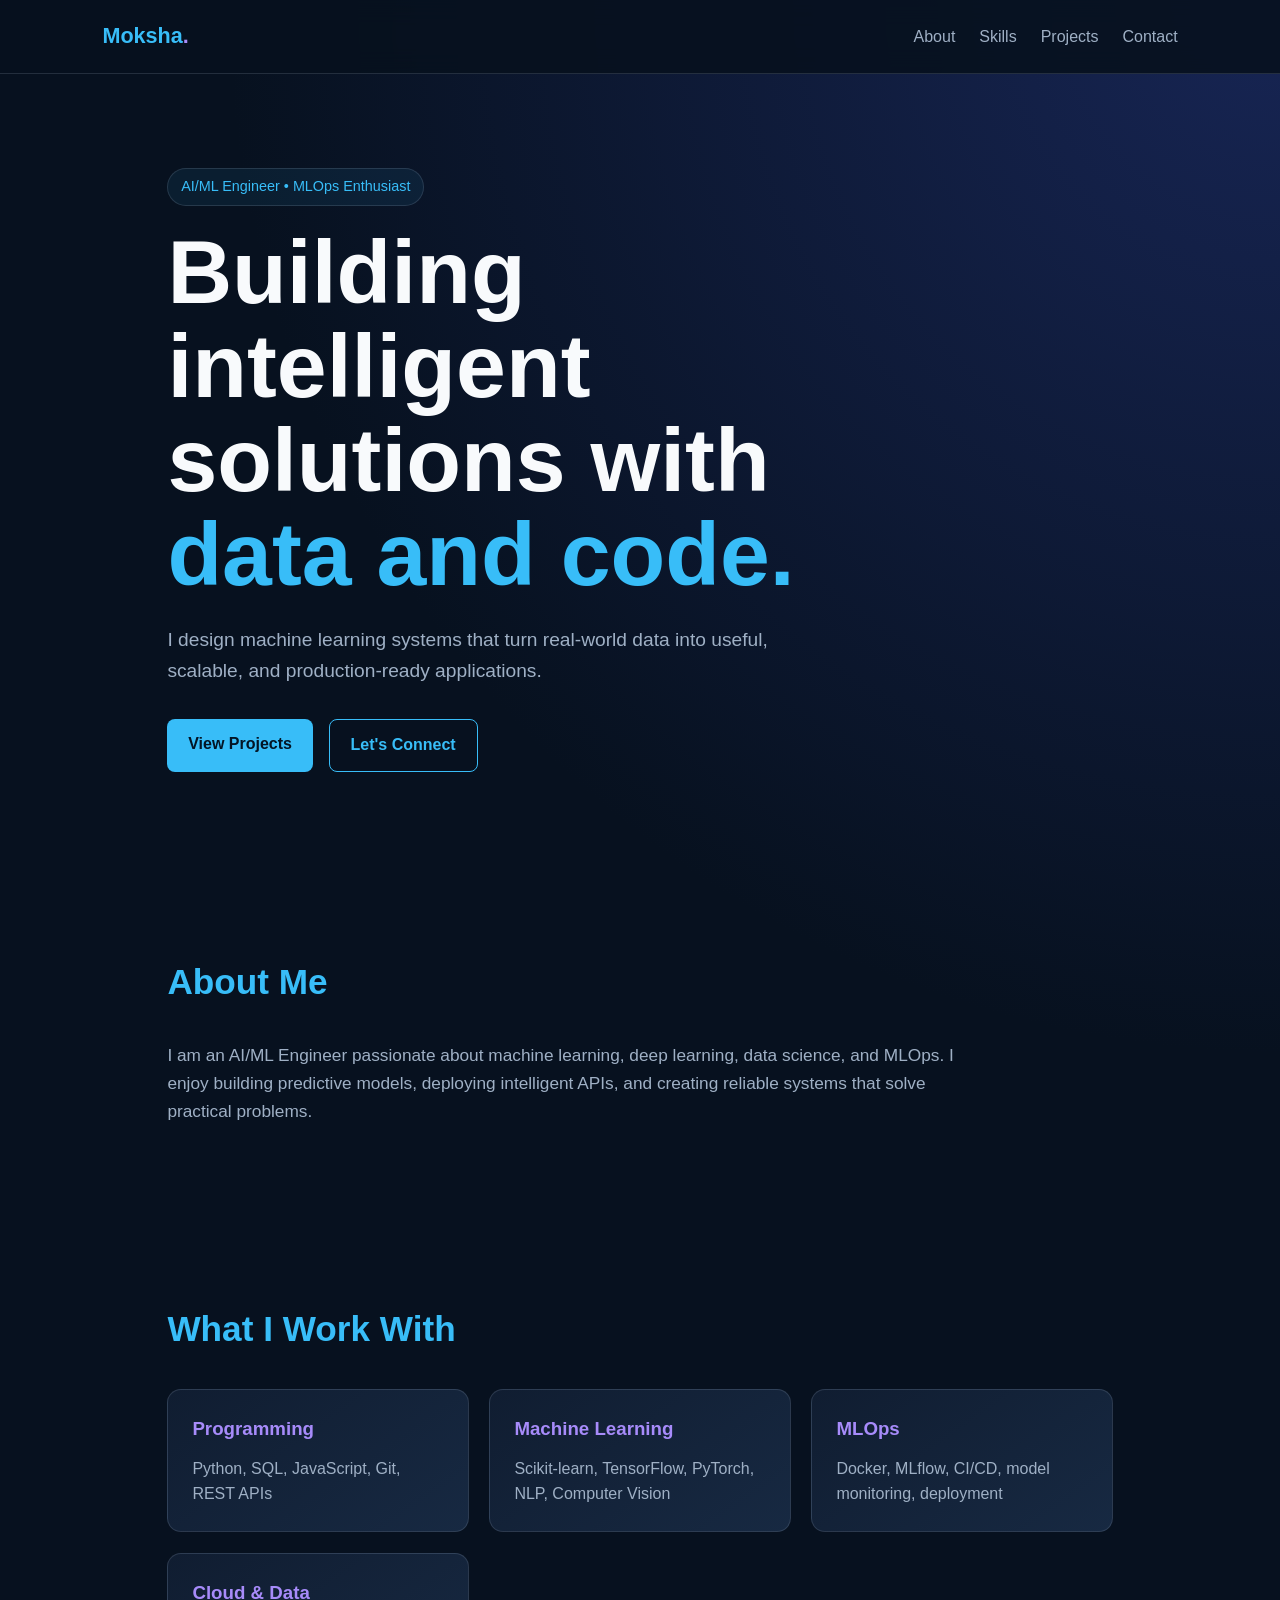
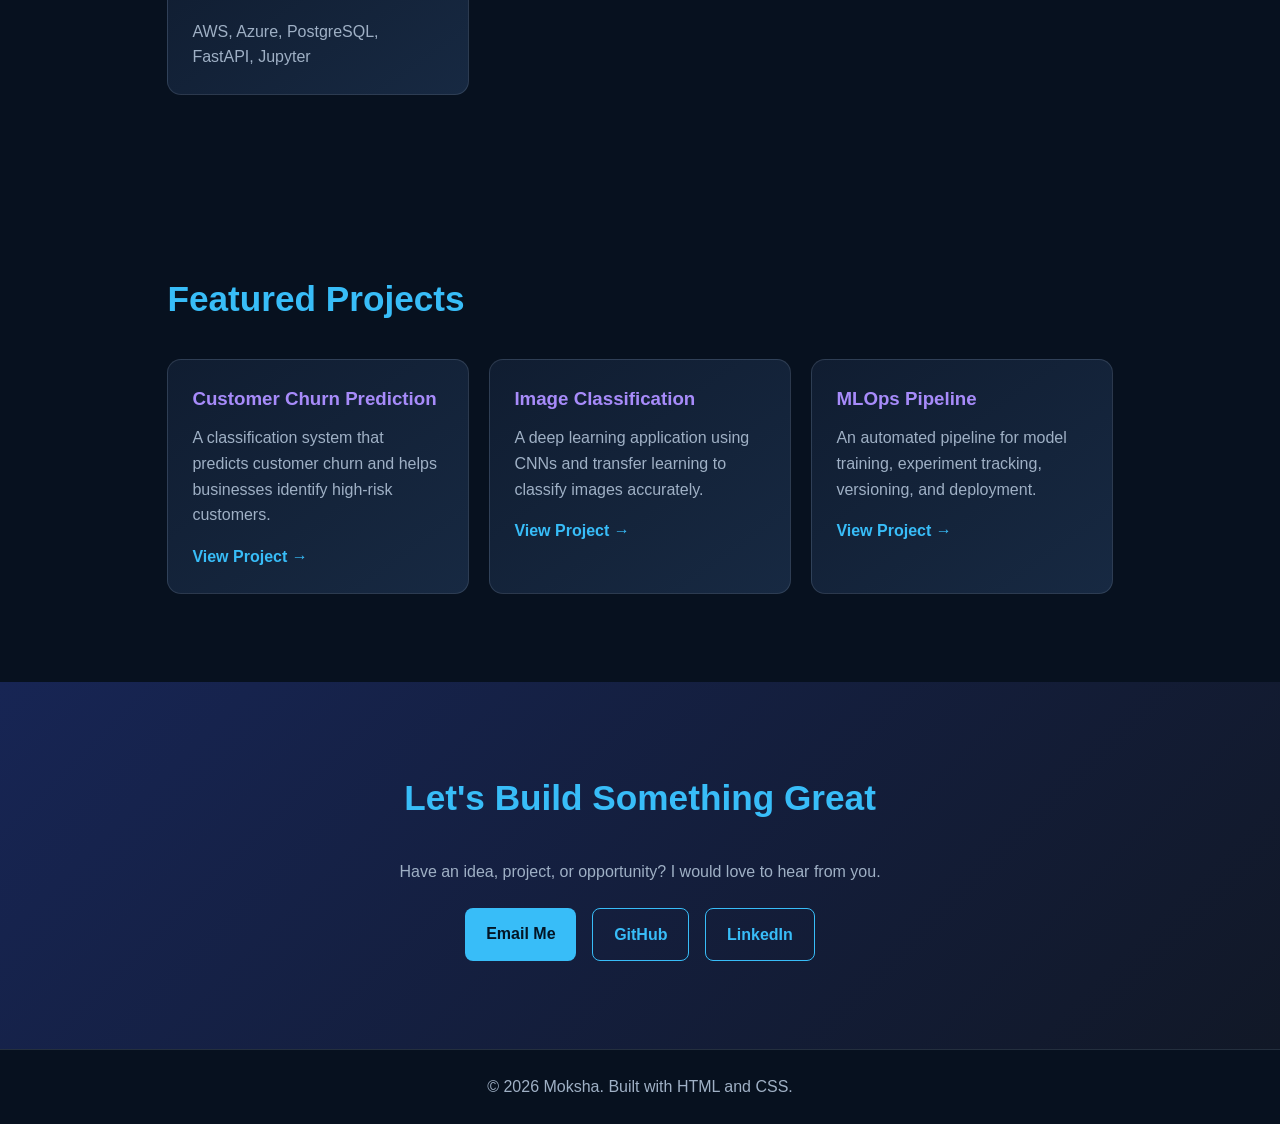
<file: index.html>
<!DOCTYPE html>
<html lang="en">
<head>
    <meta charset="UTF-8">
    <meta name="viewport" content="width=device-width, initial-scale=1.0">
    <meta name="description" content="Portfolio of an AI/ML Engineer">
    <title>Tarun | AI/ML Engineer</title>

    <style>
        :root {
            --bg: #07111f;
            --surface: #101d31;
            --surface-light: #172942;
            --primary: #38bdf8;
            --secondary: #a78bfa;
            --text: #f8fafc;
            --muted: #9fb0c5;
            --border: rgba(148, 163, 184, 0.2);
        }

        * {
            margin: 0;
            padding: 0;
            box-sizing: border-box;
            scroll-behavior: smooth;
        }

        body {
            font-family: Inter, Arial, sans-serif;
            color: var(--text);
            background:
                radial-gradient(circle at top right, #172554 0, transparent 35%),
                var(--bg);
            line-height: 1.6;
        }

        nav {
            position: sticky;
            top: 0;
            z-index: 10;
            display: flex;
            justify-content: space-between;
            align-items: center;
            padding: 1.2rem 8%;
            background: rgba(7, 17, 31, 0.9);
            backdrop-filter: blur(12px);
            border-bottom: 1px solid var(--border);
        }

        .logo {
            color: var(--primary);
            font-size: 1.35rem;
            font-weight: 800;
        }

        .logo span {
            color: var(--secondary);
        }

        nav ul {
            display: flex;
            gap: 1.5rem;
            list-style: none;
        }

        nav a {
            color: var(--muted);
            text-decoration: none;
            transition: 0.3s;
        }

        nav a:hover {
            color: var(--primary);
        }

        section {
            max-width: 1150px;
            margin: auto;
            padding: 5.5rem 8%;
        }

        .hero {
            min-height: 88vh;
            display: flex;
            align-items: center;
        }

        .hero-content {
            max-width: 760px;
        }

        .tag {
            display: inline-block;
            padding: 0.4rem 0.8rem;
            margin-bottom: 1.2rem;
            border: 1px solid var(--border);
            border-radius: 999px;
            color: var(--primary);
            background: rgba(56, 189, 248, 0.08);
            font-size: 0.9rem;
        }

        h1 {
            font-size: clamp(2.8rem, 7vw, 5.8rem);
            line-height: 1.05;
            margin-bottom: 1.5rem;
        }

        h1 span,
        h2 {
            color: var(--primary);
        }

        .hero p {
            max-width: 680px;
            margin-bottom: 2rem;
            color: var(--muted);
            font-size: 1.2rem;
        }

        .buttons {
            display: flex;
            flex-wrap: wrap;
            gap: 1rem;
        }

        .btn {
            display: inline-block;
            padding: 0.8rem 1.3rem;
            border-radius: 8px;
            color: #031525;
            background: var(--primary);
            font-weight: 700;
            text-decoration: none;
            transition: 0.3s;
        }

        .btn:hover {
            transform: translateY(-3px);
            box-shadow: 0 10px 25px rgba(56, 189, 248, 0.25);
        }

        .btn.outline {
            color: var(--primary);
            background: transparent;
            border: 1px solid var(--primary);
        }

        h2 {
            margin-bottom: 2rem;
            font-size: 2.2rem;
        }

        .about-text {
            max-width: 800px;
            color: var(--muted);
            font-size: 1.08rem;
        }

        .grid {
            display: grid;
            grid-template-columns: repeat(auto-fit, minmax(230px, 1fr));
            gap: 1.3rem;
        }

        .card {
            padding: 1.5rem;
            background: linear-gradient(145deg, var(--surface), var(--surface-light));
            border: 1px solid var(--border);
            border-radius: 14px;
            transition: 0.3s;
        }

        .card:hover {
            transform: translateY(-6px);
            border-color: var(--primary);
        }

        .card h3 {
            margin-bottom: 0.7rem;
            color: var(--secondary);
        }

        .card p,
        .card li {
            color: var(--muted);
        }

        .card ul {
            padding-left: 1.2rem;
        }

        .project-link {
            display: inline-block;
            margin-top: 1rem;
            color: var(--primary);
            text-decoration: none;
            font-weight: bold;
        }

        .contact {
            max-width: 100%;
            text-align: center;
            background: linear-gradient(135deg, #172554, #111827);
        }

        .contact p {
            margin-bottom: 1.5rem;
            color: var(--muted);
        }

        footer {
            padding: 1.5rem;
            text-align: center;
            color: var(--muted);
            border-top: 1px solid var(--border);
        }

        @media (max-width: 650px) {
            nav {
                flex-direction: column;
                gap: 0.8rem;
            }

            nav ul {
                gap: 0.8rem;
                font-size: 0.85rem;
            }

            section {
                padding: 4rem 6%;
            }
        }
    </style>
</head>

<body>
    <nav>
        <div class="logo">Moksha<span>.</span></div>
        <ul>
            <li><a href="#about">About</a></li>
            <li><a href="#skills">Skills</a></li>
            <li><a href="#projects">Projects</a></li>
            <li><a href="#contact">Contact</a></li>
        </ul>
    </nav>

    <main>
        <section class="hero">
            <div class="hero-content">
                <span class="tag">AI/ML Engineer • MLOps Enthusiast</span>
                <h1>Building intelligent solutions with <span>data and code.</span></h1>
                <p>
                    I design machine learning systems that turn real-world data into
                    useful, scalable, and production-ready applications.
                </p>

                <div class="buttons">
                    <a class="btn" href="#projects">View Projects</a>
                    <a class="btn outline" href="#contact">Let's Connect</a>
                </div>
            </div>
        </section>

        <section id="about">
            <h2>About Me</h2>
            <p class="about-text">
                I am an AI/ML Engineer passionate about machine learning, deep learning,
                data science, and MLOps. I enjoy building predictive models, deploying
                intelligent APIs, and creating reliable systems that solve practical problems.
            </p>
        </section>

        <section id="skills">
            <h2>What I Work With</h2>

            <div class="grid">
                <div class="card">
                    <h3>Programming</h3>
                    <p>Python, SQL, JavaScript, Git, REST APIs</p>
                </div>

                <div class="card">
                    <h3>Machine Learning</h3>
                    <p>Scikit-learn, TensorFlow, PyTorch, NLP, Computer Vision</p>
                </div>

                <div class="card">
                    <h3>MLOps</h3>
                    <p>Docker, MLflow, CI/CD, model monitoring, deployment</p>
                </div>

                <div class="card">
                    <h3>Cloud & Data</h3>
                    <p>AWS, Azure, PostgreSQL, FastAPI, Jupyter</p>
                </div>
            </div>
        </section>

        <section id="projects">
            <h2>Featured Projects</h2>

            <div class="grid">
                <article class="card">
                    <h3>Customer Churn Prediction</h3>
                    <p>
                        A classification system that predicts customer churn and helps
                        businesses identify high-risk customers.
                    </p>
                    <a class="project-link" href="#">View Project →</a>
                </article>

                <article class="card">
                    <h3>Image Classification</h3>
                    <p>
                        A deep learning application using CNNs and transfer learning
                        to classify images accurately.
                    </p>
                    <a class="project-link" href="#">View Project →</a>
                </article>

                <article class="card">
                    <h3>MLOps Pipeline</h3>
                    <p>
                        An automated pipeline for model training, experiment tracking,
                        versioning, and deployment.
                    </p>
                    <a class="project-link" href="#">View Project →</a>
                </article>
            </div>
        </section>

        <section id="contact" class="contact">
            <h2>Let's Build Something Great</h2>
            <p>Have an idea, project, or opportunity? I would love to hear from you.</p>

            <div class="buttons" style="justify-content:center;">
                <a class="btn" href="mailto:your.email@example.com">Email Me</a>
                <a class="btn outline" href="https://github.com/yourusername" target="_blank">
                    GitHub
                </a>
                <a class="btn outline" href="https://linkedin.com/in/yourusername" target="_blank">
                    LinkedIn
                </a>
            </div>
        </section>
    </main>

    <footer>
        <p>&copy; 2026 Moksha. Built with HTML and CSS.</p>
    </footer>
</body>
</html>
</file>
